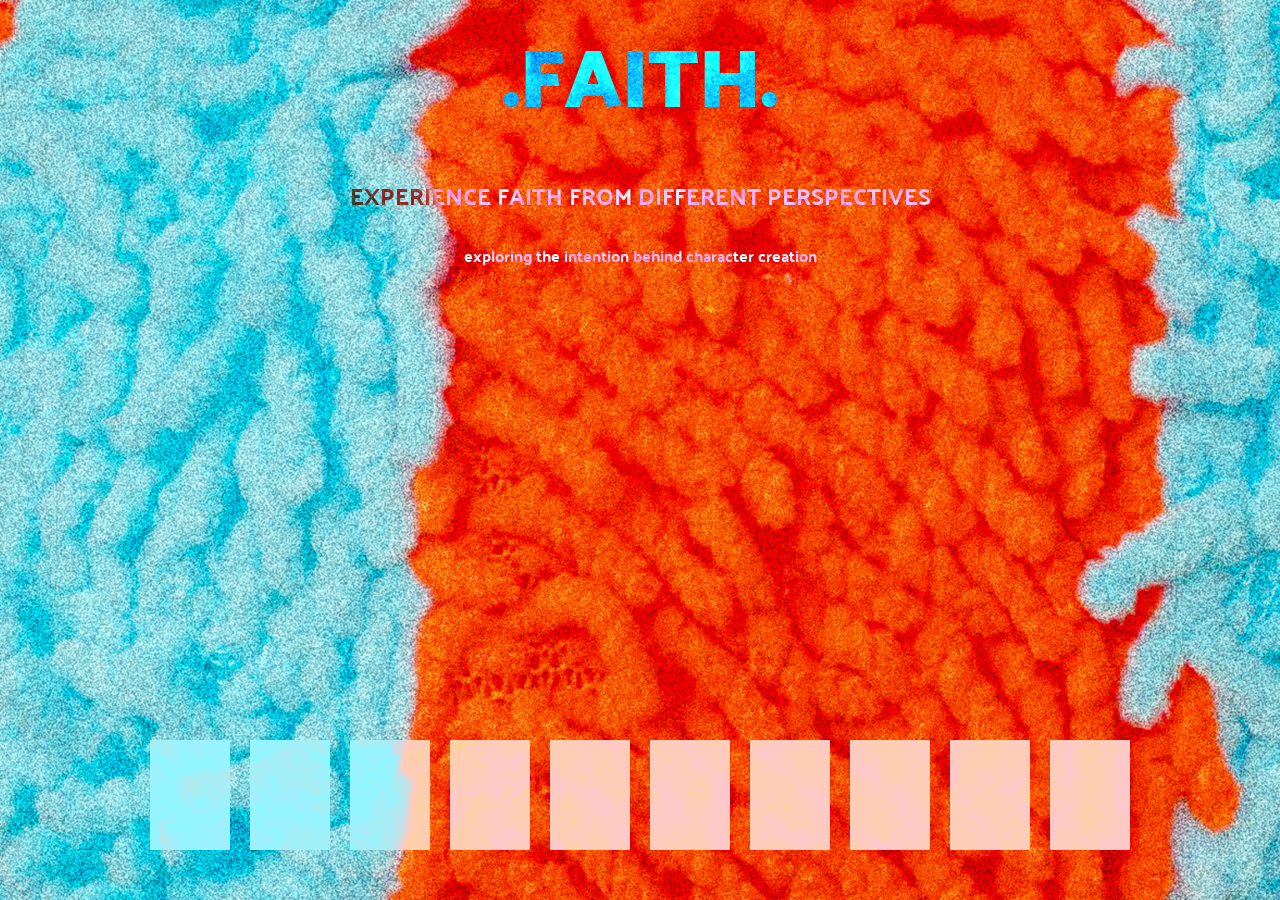
<file: index.html>
<!DOCTYPE html>
<html lang="es">
    <head> 
        <meta charset="UTF-8">
        <meta name="viewport" content="width=device-width, initial-scale=1.0">
        <link rel="stylesheet" href="harmonic.css">
        <title> HUMANIZATION </title>
    </head>
    <body>
    <div>
        <h1 id="titulo"> .FAITH. </h1>
    </div>
    <section id="texto-violeta">
    <div id="bringing-down">
        <p>
         EXPERIENCE FAITH FROM DIFFERENT PERSPECTIVES
        </p>
    </div>
        <p>
            exploring the intention behind character creation
        </p>
    </section>
    <section id="entry-container" >
    <div id="entradas">
        <a href="entries/domingo.html" class="button"></a>
        <a href="entries/teodora.html" class="button"></a>
        <a href="entries/manuel.html" class="button"></a>
        <a href="entries/pupi.html" class="button"></a>
        <a href="entries/fe.html" class="button"></a>
        <a href="entries/faith-is.html" class="button"></a>
        <a href="entries/entry7.html" class="button"></a>
        <a href="entries/entry8.html" class="button"></a>
        <a href="entries/entry9.html" class="button"></a>
        <a href="entries/entry10.html" class="button"></a>
    </div>
    </section>
    </body>
</html>
</file>
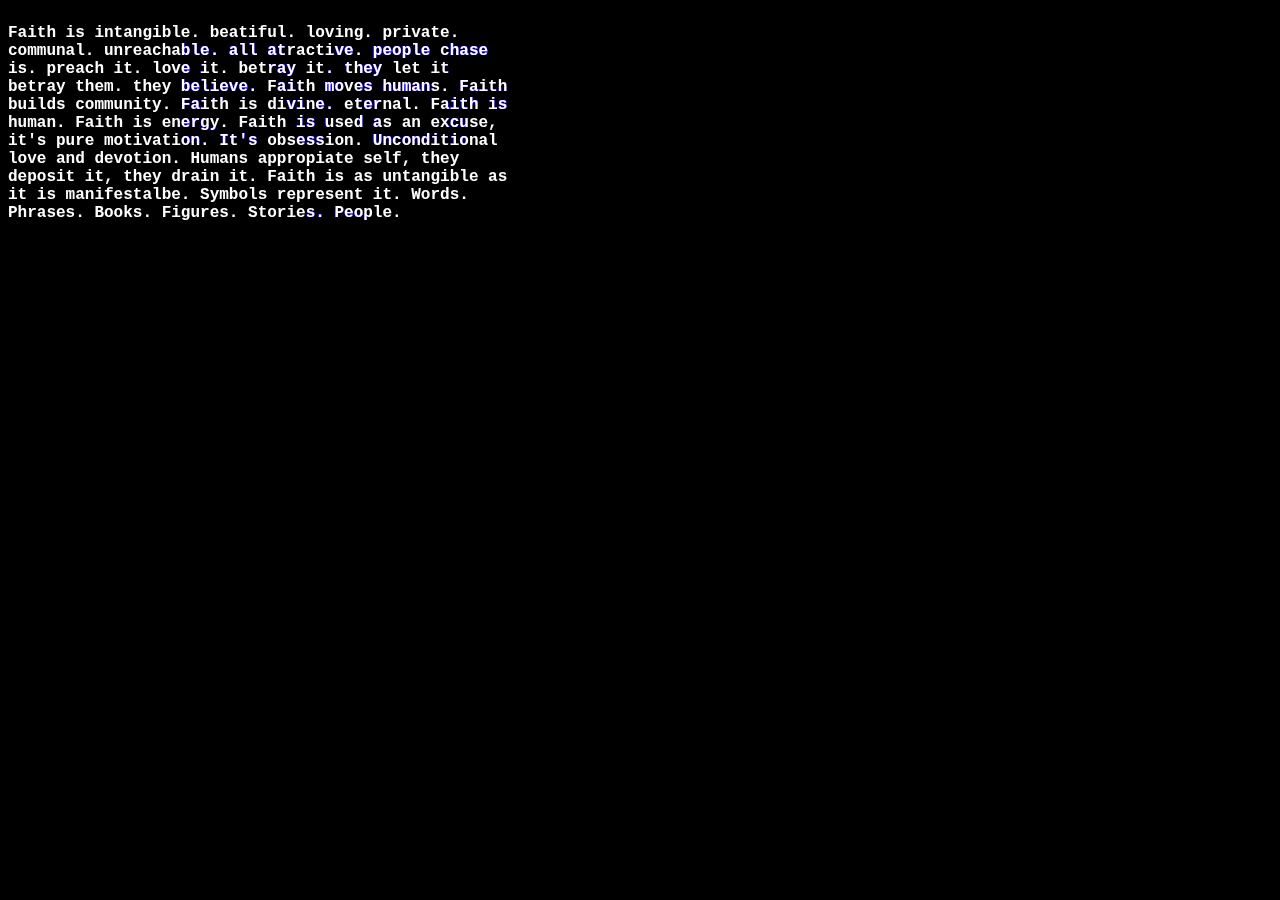
<file: entries/faith-is.html>
<!DOCTYPE html>
<html lang="en">
<head>
    <meta charset="UTF-8">
    <meta name="viewport" content="width=device-width, initial-scale=1.0">
    <link rel="stylesheet" type="text/css" href="faith-is.css">
    <title>faith-is</title>
</head>
<body>
    <div id="faith-is">
        <p>Faith is intangible. beatiful. loving. private. communal. unreachable. all atractive. people chase is. preach it. love it. betray it. they let it betray them. they believe. Faith moves humans. Faith builds community. Faith is divine. eternal. Faith is human. Faith is energy. Faith is used as an excuse, it's pure motivation. It's obsession. Unconditional love and devotion. Humans appropiate self, they deposit it, they drain it. Faith is as untangible as it is manifestalbe. Symbols represent it. Words. Phrases. Books. Figures. Stories. People.</p>
        </div>
    <h1>EVERLASTING DEVOTION</h1>
    <div id="gradient-hover"></div>
    <div id="border-hover"></div>
    <div id="big-container">
    <div id="image-container">
    <img src="Justice_-_Cross_(2007).jpg">
    </div>
    <div id="image-container2">
    <img src="Justice_-_Cross_(2007).jpg">
    </div>
    <div id="image-container3">
    <img src="Justice_-_Cross_(2007).jpg">
    </div>
    <div id="image-container4">
    <img src="Justice_-_Cross_(2007).jpg">
    </div>
</div>
</body>
</html>
</file>
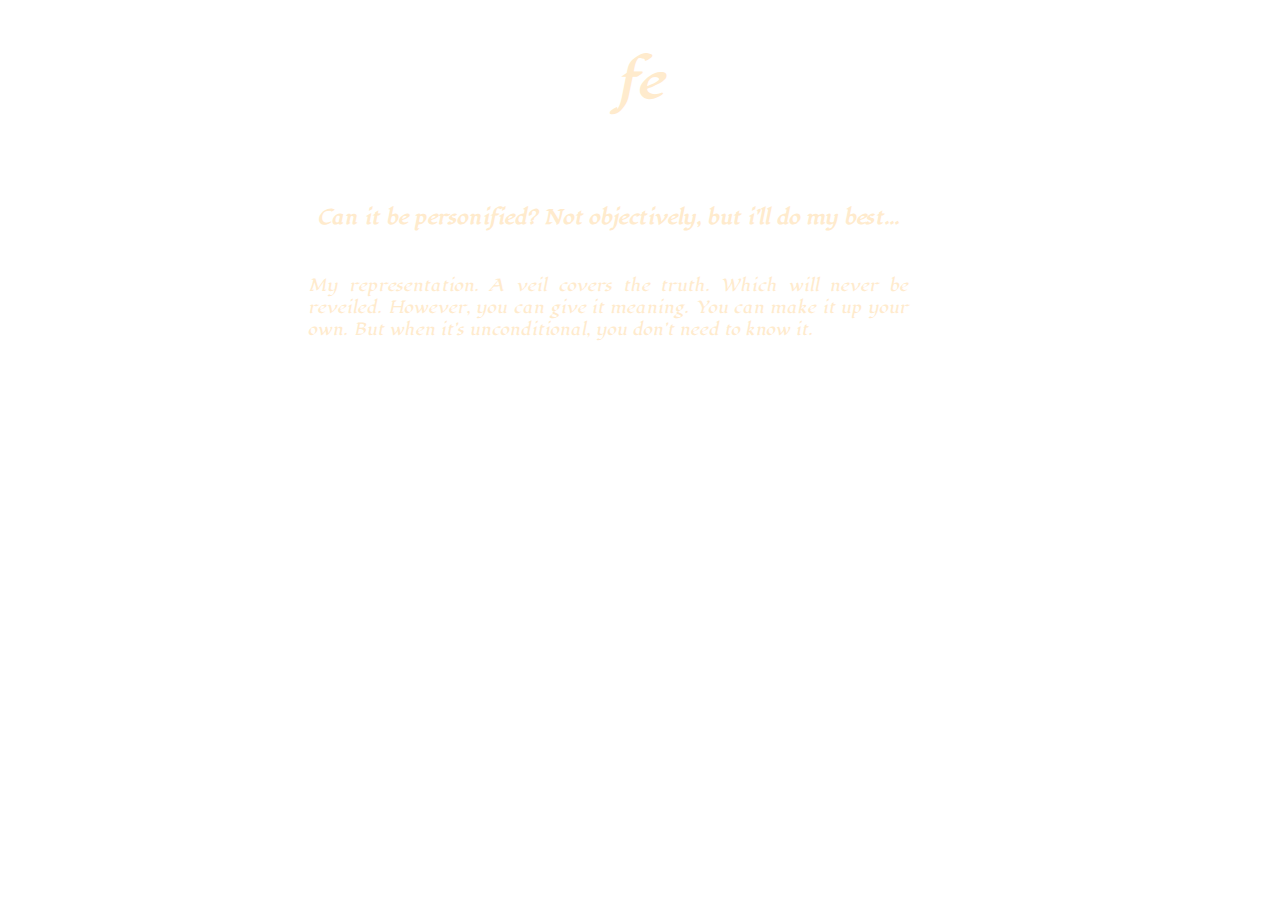
<file: entries/fe.html>
<!DOCTYPE html>
<html lang="en">
<head>
    <meta charset="UTF-8">
    <meta name="viewport" content="width=device-width, initial-scale=1.0">
    <link rel="stylesheet" type="text/css" href="fe.css">
    <title>Document</title>
</head>
<body>
    <div id="fe">
    <h3>fe</h3>
    </div>
    <div id="my-rep">
    <h6>Can it be personified? Not objectively, but i'll do my best...</h6>
    <p>My representation. A veil covers the truth. Which will never be reveiled. However, you can give it meaning. You can make it up your own. But when it's unconditional, you don't need to know it.</p>
    </div>
</body>
</html>
</file>
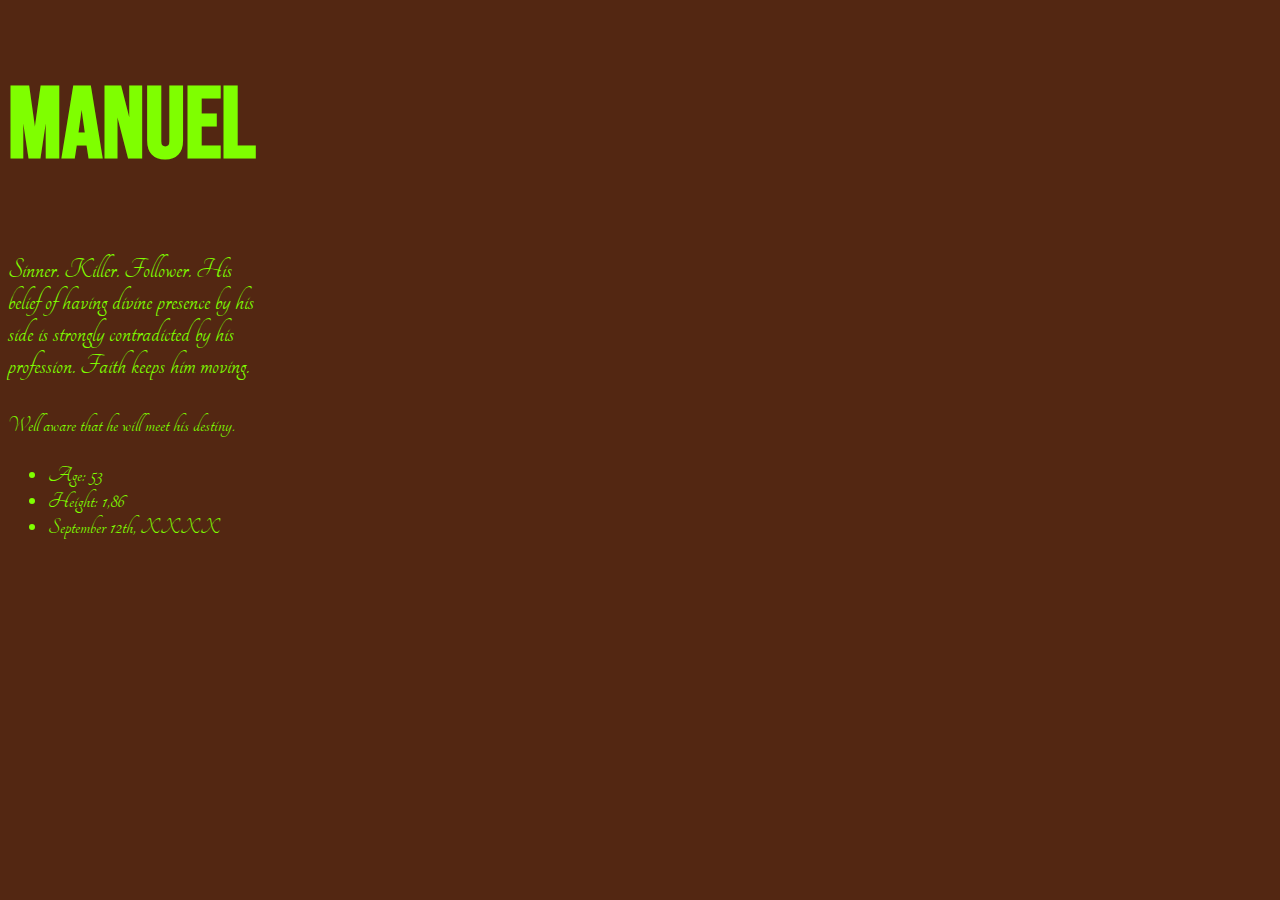
<file: entries/manuel.html>
<!DOCTYPE html>
<html lang="en">
<head>
    <meta charset="UTF-8">
    <meta name="viewport" content="width=device-width, initial-scale=1.0">
    <link rel="stylesheet" type="text/css" href="manuelstyle.css">
    <title>Document</title>
</head>
<body>
    <h1>MANUEL</h1>
    <div>
    <p id="desc-manuel">Sinner. Killer. Follower. His belief of having divine presence by his side is strongly contradicted by his profession. Faith keeps him moving.</p>
    <p id="well-aware"> Well aware that he will meet his destiny.</p>
    </div>
    <ul>
        <li>Age: 53</li>
        <li>Height: 1,86</li>
        <li>September 12th, XXXX</li>
    </ul>
     
</body>
</html>
</file>
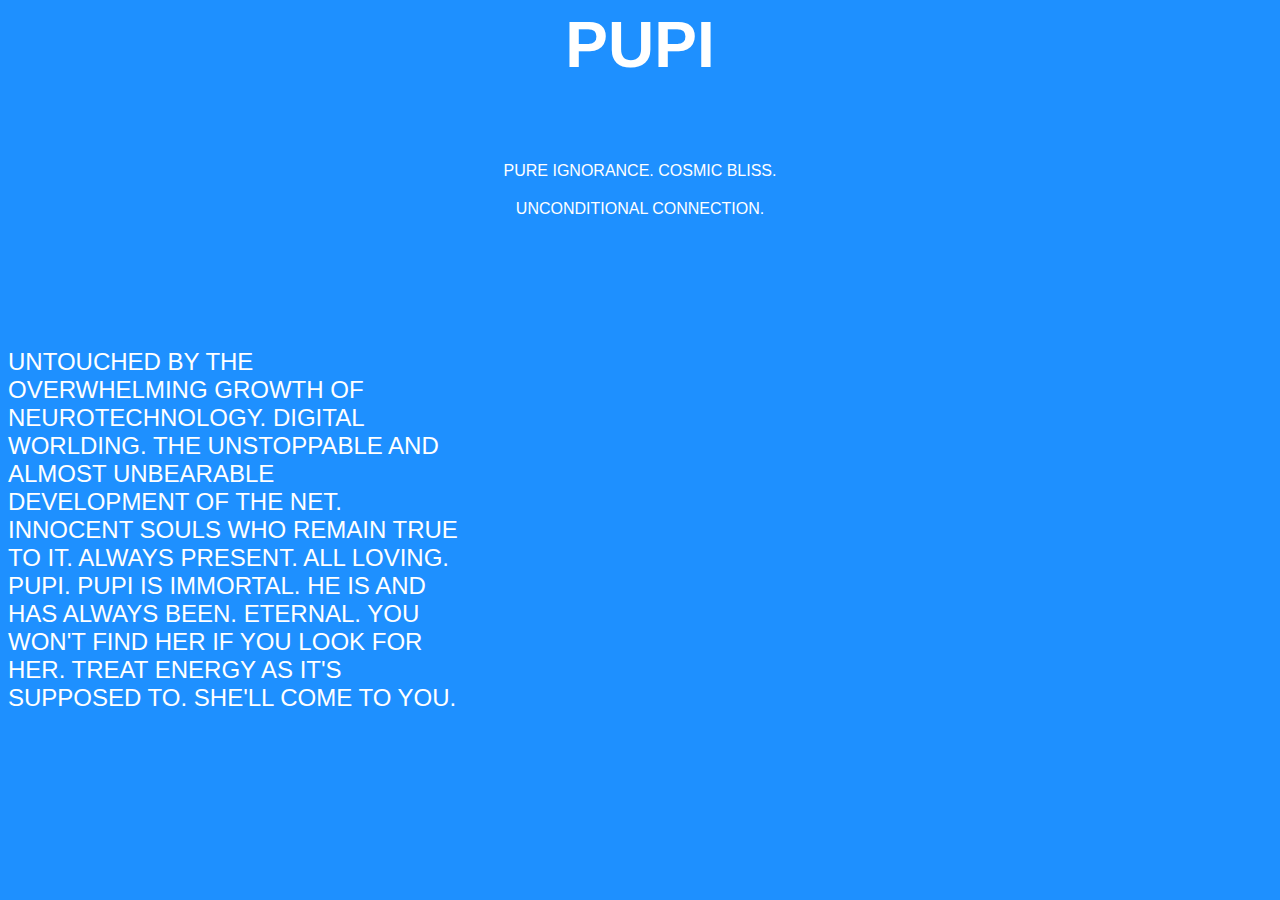
<file: entries/pupi.html>
<!DOCTYPE html>
<html lang="en">
<head>
    <meta charset="UTF-8">
    <meta name="viewport" content="width=device-width, initial-scale=1.0">
    <link rel="stylesheet" type="text/css" href="pupistyle.css">
    <title>PUPI</title>
</head>
<body>
    <div id="pupi">
    <h1>PUPI</h1>
    </div>
    <p id="p1">PURE IGNORANCE. COSMIC BLISS.</p>
    <p id="p2">UNCONDITIONAL CONNECTION.</p>
    <p id="desc">UNTOUCHED BY THE OVERWHELMING GROWTH OF NEUROTECHNOLOGY. DIGITAL WORLDING. THE UNSTOPPABLE AND ALMOST UNBEARABLE DEVELOPMENT OF THE NET. INNOCENT SOULS WHO REMAIN TRUE TO IT. ALWAYS PRESENT. ALL LOVING.
    PUPI. PUPI IS IMMORTAL. HE IS AND HAS ALWAYS BEEN. ETERNAL. YOU WON'T FIND HER IF YOU LOOK FOR HER. TREAT ENERGY AS IT'S SUPPOSED TO. SHE'LL COME TO YOU.
    </p>
</body>
</html>
</file>
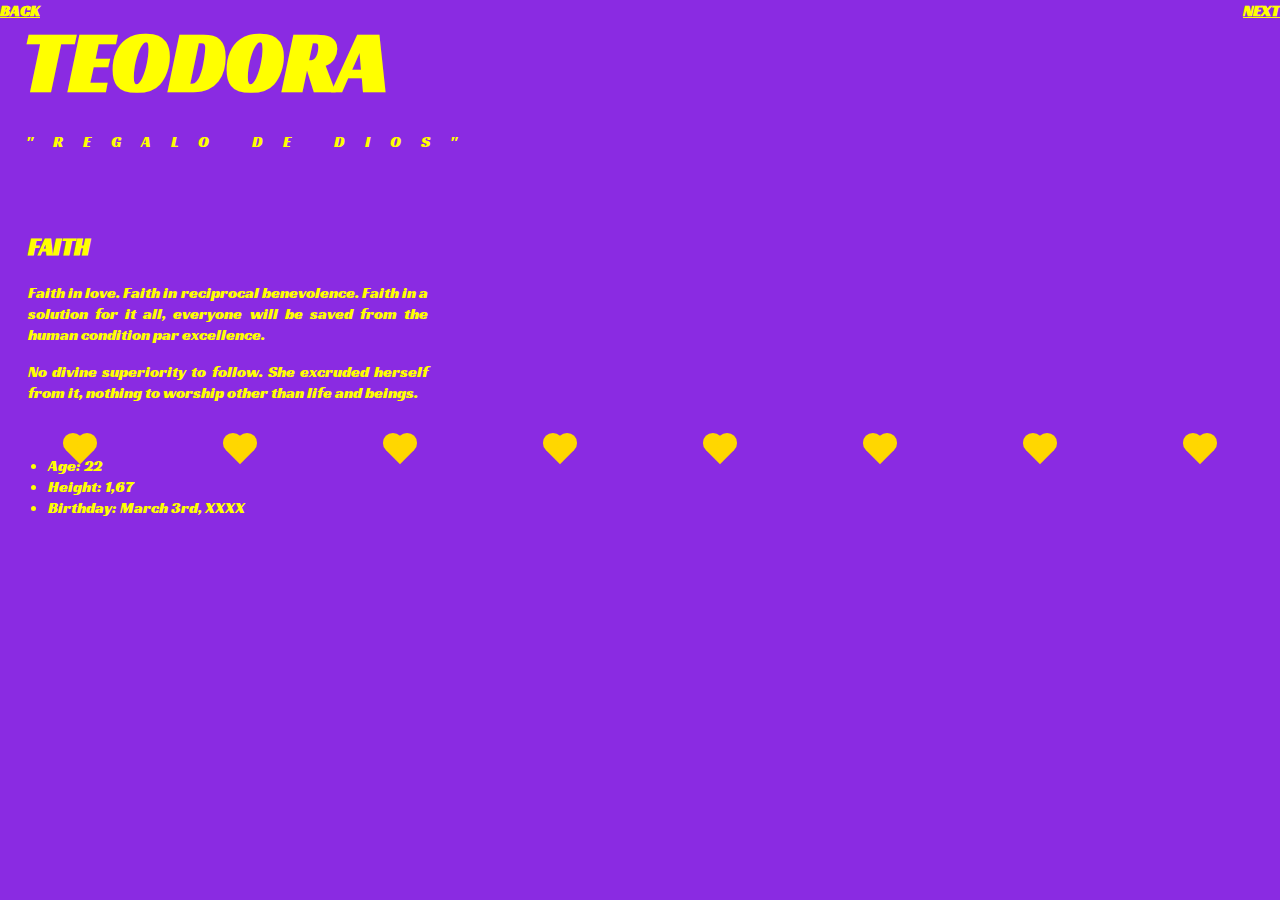
<file: entries/teodora.html>
<!DOCTYPE html>
<html lang="en">
<head>
    <meta charset="UTF-8">
    <meta name="viewport" content="width=device-width, initial-scale=1.0">
    <link rel="stylesheet" type="text/css" href="teodorastyle.css">
    <title>Document</title>
</head>
<body>
    <h1>TEODORA</h1>
    <div id="NEXT">
        <a href="manuel.html" class="next-button">NEXT</a>
    </div>
    <div id="BACK">
        <a href="domingo.html" class="back-button">BACK</a>
    </div>
    <div id="epiteto">
    <p>"REGALO DE DIOS"</p>
    </div>
    <div id="descripcion">
    <h2>FAITH</h2>
    <p>Faith in love. Faith in reciprocal benevolence. Faith in a solution for it all, everyone will be saved from the human condition par excellence.</p>
    <p>No divine superiority to follow. She excruded herself from it, nothing to worship other than life and beings.</p>
    
    </div>
    <ul>
        <li>Age: 22</li>
        <li>Height: 1,67</li>
        <li>Birthday: March 3rd, XXXX</li>

    </ul>
    <div class="heart-container">
        <div class="heart"></div>
        <div class="heart"></div>
        <div class="heart"></div>
        <div class="heart"></div>
        <div class="heart"></div>
        <div class="heart"></div>
        <div class="heart"></div>
        <div class="heart"></div>
        <div class="heart"></div>
        <div class="heart"></div>
        <div class="heart"></div>
        <div class="heart"></div>
        <div class="heart"></div>
        <div class="heart"></div>
        <div class="heart"></div>
    </div>
</body>
</html>
</file>
<file: harmonic.css>
@import url('https://fonts.googleapis.com/css2?family=Palanquin+Dark&display=swap');
html, body {
  height: 100%;
  margin: 0;
}
body {
    font-family: "Palanquin Dark";
    background-image: url(background\ 1920\ 1080.jpg); 
    background-size: cover; 
    background-repeat: no-repeat; 
  }
#titulo {
    text-align: center;
    color:white;
    mix-blend-mode: difference;
    font-size: 82px;
    margin: 0px;
  }
#subtitle {
  text-align: center;
  color:white;
}
#name {
  text-align: center;
  color:white;
}
#texto-violeta {
    mix-blend-mode: difference;
    z-index: 2;
    position: relative;
    color: cyan;
    text-align: center;
  }
#bringing-down :hover {
  letter-spacing: 20px;
}
#bringing-down {
  font-size: 24px;
  text-align: center;
}
#entry-container {
  display: flex;
  justify-content: center;
}
#entradas a{
    height: 110px;
    width: 80px;
    margin: 0 10px;
    background-color: #d9d9d9;
    color: #d9d9d9;
    text-decoration: none;
    border: none;
    cursor: pointer;
    mix-blend-mode: luminosity;
}
#entradas {
    position: absolute ;
    bottom: 40px;
    display: flex;
    justify-content: center;
    margin: 10px;
}
#entradas a:hover {
    background-color: #ff7a00;
}
</file>
<file: entries/faith-is.css>
@import url('https://fonts.googleapis.com/css2?family=Nabla&display=swap');
body {
    background-color: rgb(0, 0,0);
    animation-name: backgroundcolorCHANGE;
    animation-duration: 10s;
    animation-iteration-count: infinite;
    animation-fill-mode: forwards;
}
h1 {
    font-size: 110pt;
    font-family:Arial, Helvetica, sans-serif;
    color: rgb(30, 0, 255);
    margin: 0 0 0 0;
    mix-blend-mode: color-dodge;
    font-stretch: extra-condensed;
    font-stretch: ultra-condensed;
    font-stretch: narrower;
    letter-spacing: -10px;
    text-align: center;
    
}

h1:hover {
    mix-blend-mode: difference;
}
p {
    font-family: 'Courier New', Courier, monospace;
    font-weight: bold;
    color: white;
}
#faith-is {
    width:500px;
    position: absolute;
    z-index: -2;
}



#image-container {

    display: inline-block;
}
img {
    opacity: 0;
}
img:hover {
    opacity: 1;
    mix-blend-mode: difference;
}
#image-container2 {

    display: inline-block;
}
#image-container3 {

    display: inline-block;
}
#image-container4 {

    display: inline-block;
}
#big-container {
    margin-left: 10px;
}
@keyframes backgroundcolorCHANGE {
    0% {background-color: white;}
    25% {background-color: rgb(255, 251, 197);}
    50% {background-color: rgb(255, 228, 152);}
    75% {background-color: rgb(0, 255, 217);}
    100% {background-color: rgb(255, 255, 255);}
}
</file>
<file: entries/fe.css>
@import url('https://fonts.googleapis.com/css2?family=Lugrasimo&display=swap');
h3 {
    font-family: "Lugrasimo";
    text-align: center;
    color: blanchedalmond;
    font-size: 36pt;
}
h6 {
    font-family: "Lugrasimo";
    text-align: center;
    color: blanchedalmond;
    font-size: 14pt;
}
p {
    font-family: "Lugrasimo";
    color: blanchedalmond;
    text-align:justify;
    width: 600px;
}
#my-rep {
    position: absolute;
    margin-left: 300px;
    

}
</file>
<file: entries/manuelstyle.css>
@import url('https://fonts.googleapis.com/css2?family=Tangerine:wght@700&display=swap');
@import url('https://fonts.googleapis.com/css2?family=Bebas+Neue&display=swap');
body {
    font-family: "Tangerine";
    background-color:rgb(83, 39, 18);
    color:chartreuse;
}
body:hover {
    font-family: "Bebas Neue";

}
h1 {
    font-size: 100px;
    font-weight: bold;
    font-family: "Bebas Neue";
}
h1:hover {
    letter-spacing: 40px;
}
#desc-manuel {
    font-size: 30px;
}
ul {
    font-size: 24px;
}
#well-aware {
    font-size: 24px;
}
div {
    width: 250px;
    text-align:left;
    position: static;
}
</file>
<file: entries/pupistyle.css>
@import url('https://fonts.googleapis.com/css2?family=Palanquin+Dark&display=swap');
html, body 
h1 {
    font-family:'Segoe UI', Tahoma, Geneva, Verdana, sans-serif;
    font-size: 48pt;
    color: white;
    text-align: center;
    margin: 0px 0px 0px 0px;
}
body {
    background-color:dodgerblue;
}
#p1 {
    font-family: Arial, Helvetica, sans-serif;
    text-align: center;
    font-size: 12pt;
    margin: 80px 0px 0px 0px;
    position: static;
}
#p2 {
    font-family: Arial, Helvetica, sans-serif;
    text-align: center;
    font-size: 12pt;
    margin: 20px 0px 0px 0px;
    position: static;
}
#desc {
    margin-top: 130px;
    font-size: 18pt;
    width: 450px;
    text-align: left;
    position: absolute;
}
</file>
<file: entries/teodorastyle.css>
@import url('https://fonts.googleapis.com/css2?family=Racing+Sans+One&display=swap');
h1 {
font-family: "Racing Sans One";
font-size: 85px;
color: yellow;
position: relative;
margin: 0px;
margin-left: 14px;
}
#NEXT {
    position: absolute;
    top: 0;
    right: 0;
}
.next-button {
    color: yellow;
    font-family: "Racing Sans One";
    font-weight: 600;
}
#BACK {
    position: absolute;
    top: 0;
    left: 0;
}
.back-button {
    color: yellow;
    font-family: "Racing Sans One";
    font-weight: 600;
}
body {
    background-color: blueviolet;
    font-family: "Racing Sans One";
    color: yellow;
}
#epiteto {
    letter-spacing: 20px;
    position: relative;
    top: 0px;
    margin-left: 18px;
}
#descripcion {
    position: relative;
    width: 400px;
    text-align: justify;
    padding: 20px;
    margin-top: 40px;
}
.heart-container {
    display: flex;
    animation: moveHearts 10s linear infinite;
    position: absolute;
    left: 0;
    top: 50%;
    transform: translateY(-50%);
}

.heart {
    width: 20px;
    height: 20px;
    background-color: gold;
    position: relative;
    transform: rotate(-45deg);
    margin: 250px 70px;
}

.heart::before,
.heart::after {
    content: "";
    width: 20px;
    height: 20px;
    background-color: gold;
    border-radius: 50%;
    position: absolute;
}

.heart::before {
    top: -10px;
    left: 0;
}

.heart::after {
    top: 0;
    left: 10px;
}

@keyframes moveHearts {
    0% {
        transform: translateX(-100%);
    }
    100% {
        transform: translateX(100%);
    }
}
</file>
